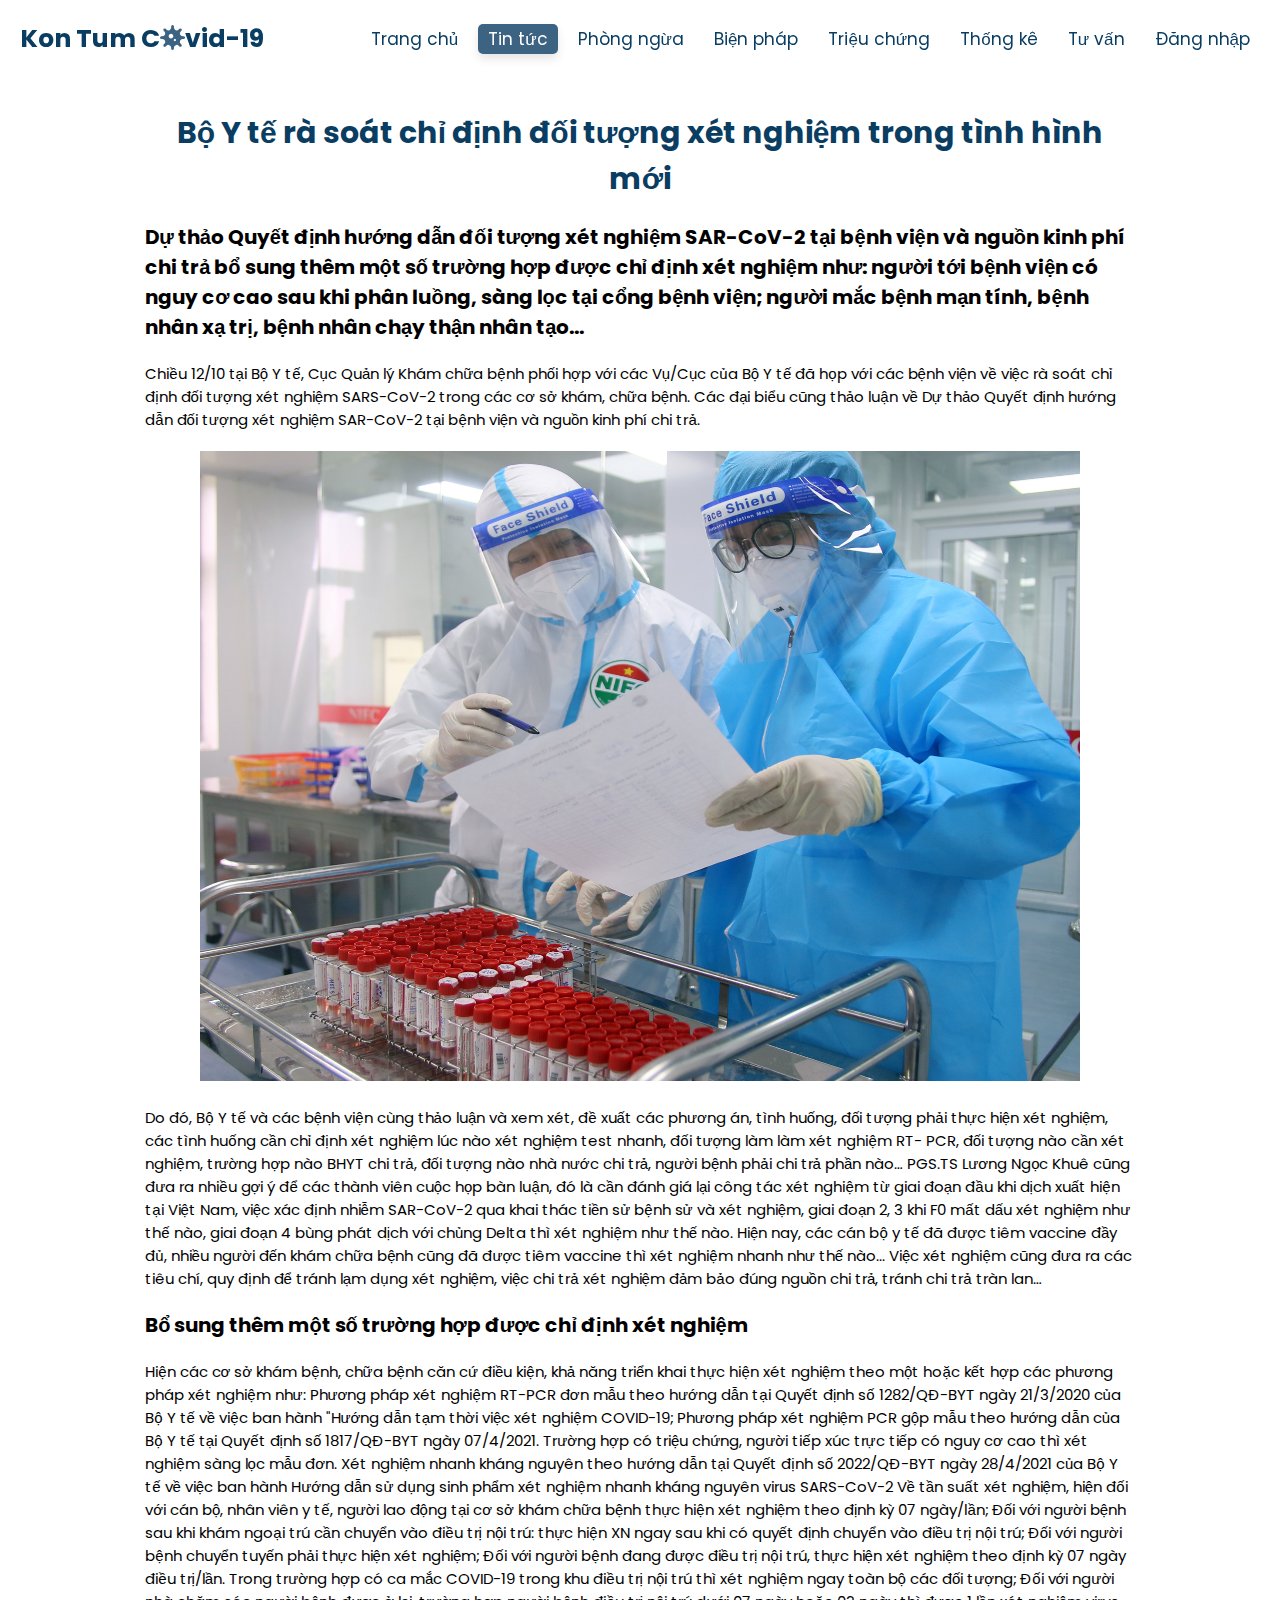
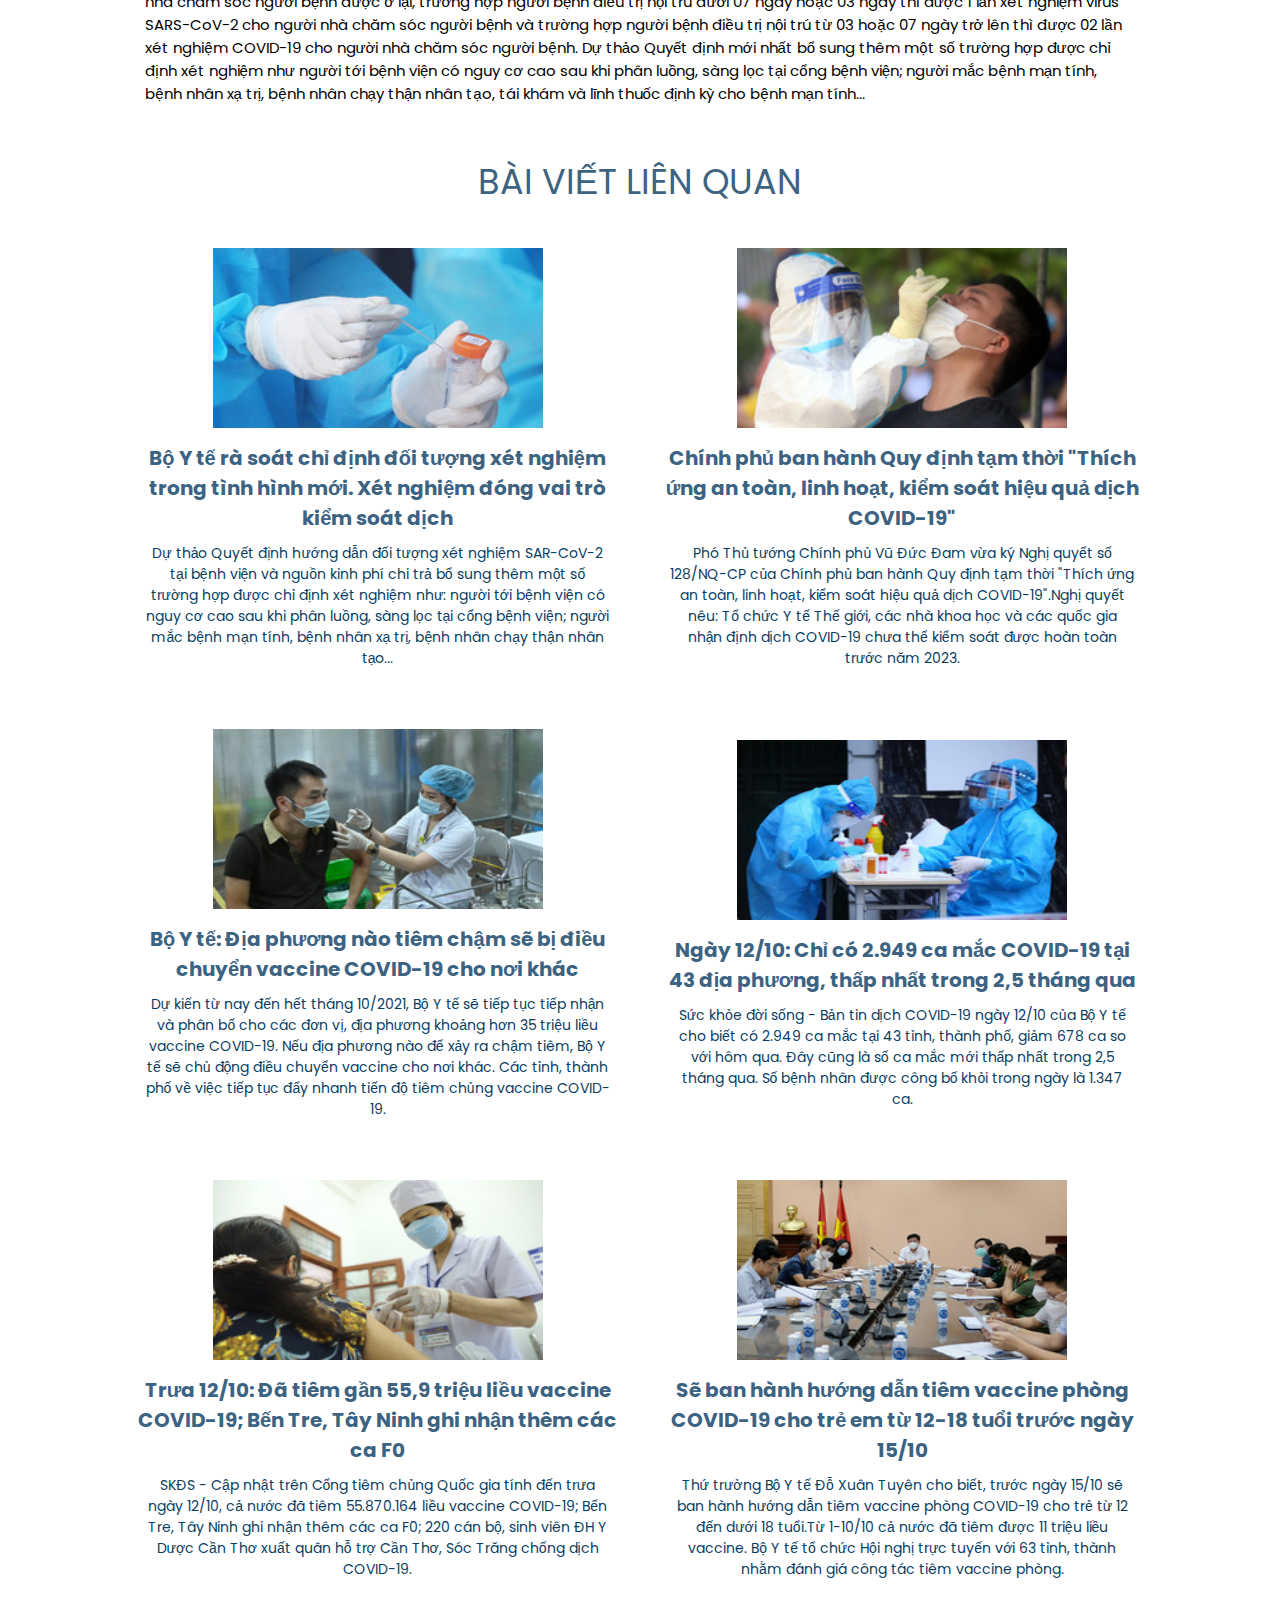
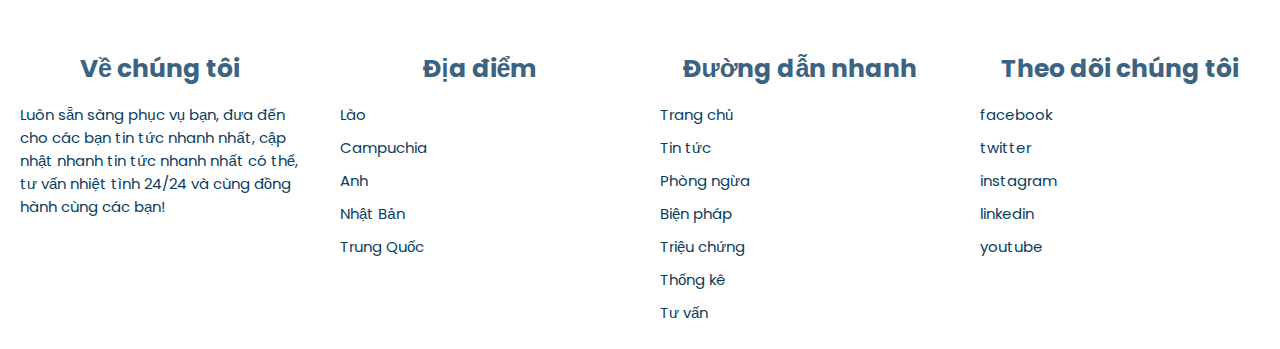
<file: newdetail.html>
<!DOCTYPE html>
<html lang="en">
<head>
    <meta charset="UTF-8">
    <link rel="icon" href="images/logocovid.png">
    <meta name="viewport" content="width=device-width, initial-scale=1.0">
    <title>Covid-19 website Kon Tum</title>

    <!-- font awesome cdn link  -->
    <link rel="stylesheet" href="https://cdnjs.cloudflare.com/ajax/libs/font-awesome/5.15.3/css/all.min.css">

    <!-- custom css file link  -->
    <link rel="stylesheet" href="css/style.css">

</head>
<body>
    
<!-- header section starts  -->

<header>

    <a href="index.html" class="logo" style="font-weight: bold;">Kon Tum C<span class="fas fa-virus"></span>vid-19</a>

    <div id="menu" class="fas fa-bars"></div>

    <nav class="navbar">
        <a class="active" href="index.html">Trang chủ</a>
        <a href="#news">Tin tức</a>
        <a href="#prevent">Phòng ngừa</a>
        <a href="#precautions">Biện pháp</a>
        <a href="#symptoms">Triệu chứng</a>
        <a href="#thongke">Thống kê</a>
        <a href="#doctor">Tư vấn</a>
        <a onclick="bam()">Đăng nhập</a>   
    </nav>
    <div id="cuasonen">
            <button onclick="NhapDaux()">
                <img src="images/close.png" width="22px">
            </button>
            <div id="cuasonoidung">
                <div id="facebook">
                    <a href="https://www.facebook.com/" target="_blank">
                        <img src="images/face.png" width="15px">
                    </a>Kết Nối Với FaceBook
                </div>
                <div id="ggg">
                    <a href="https://mail.google.com/mail/u/0/?tab=rm" target="_blank">
                        <img src="images/gg.png" width="15px">
                    </a>Kết Nối Với Google
                </div>
                <div>Hoặc đăng nhập bằng gmail</div>
                <input type="textbox" id="nhapgmail" placeholder="Địa chỉ email hoặc url hồ sơ của bạn">
                <div id="tieptuc">Tiếp Tục
                </div>
                <p>Chúng tôi có thể sử dụng email và thiết bị của bạn để cập nhật và mẹo về các sản phẩm và dịch vụ của SoundCloud cũng như thông báo về hoạt động. Bạn có thể hủy đăng ký miễn phí bất kỳ lúc nào trong cài đặt thông báo của mình.<br/><br/>Chúng tôi có thể sử dụng thông tin bạn cung cấp cho chúng tôi để hiển thị cho bạn các quảng cáo được nhắm mục tiêu như được mô tả trong Chính sách <br/></p> 
                <p><span style="color: blue">Bảo mật của chúng tôi. Cần giúp đỡ</span></p>
            </div>
        </div>

</header>

<!-- header section ends -->


<!-- news section starts  -->

<section class="prevent" id="news">

   <!--  <h1 class="heading"> Tin tức </h1> -->

    <div class="box-container">

        <div class="box">
            <p style="font-size: 30px; font-weight:bold;">Bộ Y tế rà soát chỉ định đối tượng xét nghiệm trong tình hình mới</p>
            <p style="font-size: 20px; font-weight:bold;color: black;text-align: left;">Dự thảo Quyết định hướng dẫn đối tượng xét nghiệm SAR-CoV-2 tại bệnh viện và nguồn kinh phí chi trả bổ sung thêm một số trường hợp được chỉ định xét nghiệm như: người tới bệnh viện có nguy cơ cao sau khi phân luồng, sàng lọc tại cổng bệnh viện; người mắc bệnh mạn tính, bệnh nhân xạ trị, bệnh nhân chạy thận nhân tạo...</p>
            <p style="font-size: 15px; color: black;text-align: left;">Chiều 12/10 tại Bộ Y tế, Cục Quản lý Khám chữa bệnh phối hợp với các Vụ/Cục của Bộ Y tế đã họp với các bệnh viện về việc rà soát chỉ định đối tượng xét nghiệm SARS-CoV-2 trong các cơ sở khám, chữa bệnh.

            Các đại biểu cũng thảo luận về Dự thảo Quyết định hướng dẫn đối tượng xét nghiệm SAR-CoV-2 tại bệnh viện và nguồn kinh phí chi trả.</p>
            <img style="width:900px;height: 650px;"  src="images/newdetail.jpg" alt="">
            
            <p style="font-size: 15px; color: black;text-align: left;">Do đó, Bộ Y tế và các bệnh viện cùng thảo luận và xem xét, đề xuất các phương án, tình huống, đối tượng phải thực hiện xét nghiệm, các tình huống cần chỉ định xét nghiệm lúc nào xét nghiệm test nhanh, đối tượng làm làm xét nghiệm RT- PCR, đối tượng nào cần xét nghiệm, trường hợp nào BHYT chi trả, đối tượng nào nhà nước chi trả, người bệnh phải chi trả phần nào…

PGS.TS Lương Ngọc Khuê cũng đưa ra nhiều gợi ý để các thành viên cuộc họp bàn luận, đó là cần đánh giá lại công tác xét nghiệm từ giai đoạn đầu khi dịch xuất hiện tại Việt Nam, việc xác định nhiễm SAR-CoV-2 qua khai thác tiền sử bệnh sử và xét nghiệm, giai đoạn 2, 3 khi F0 mất dấu xét nghiệm như thế nào, giai đoạn 4 bùng phát dịch với chủng Delta thì xét nghiệm như thế nào.

Hiện nay, các cán bộ y tế đã được tiêm vaccine đầy đủ, nhiều người đến khám chữa bệnh cũng đã được tiêm vaccine thì xét nghiệm nhanh như thế nào...

Việc xét nghiệm cũng đưa ra các tiêu chí, quy định để tránh lạm dụng xét nghiệm, việc chi trả xét nghiệm đảm bảo đúng nguồn chi trả, tránh chi trả tràn lan…</p>
        <p style="font-size: 20px; font-weight:bold;color: black;text-align: left;">Bổ sung thêm một số trường hợp được chỉ định xét nghiệm</p>
        <p style="font-size: 15px; color: black;text-align: left;">Hiện các cơ sở khám bệnh, chữa bệnh căn cứ điều kiện, khả năng triển khai thực hiện xét nghiệm theo một hoặc kết hợp các phương pháp xét nghiệm như: Phương pháp xét nghiệm RT-PCR đơn mẫu theo hướng dẫn tại Quyết định số 1282/QĐ-BYT ngày 21/3/2020 của Bộ Y tế về việc ban hành "Hướng dẫn tạm thời việc xét nghiệm COVID-19;

Phương pháp xét nghiệm PCR gộp mẫu theo hướng dẫn của Bộ Y tế tại Quyết định số 1817/QĐ-BYT ngày 07/4/2021. Trường hợp có triệu chứng, người tiếp xúc trực tiếp có nguy cơ cao thì xét nghiệm sàng lọc mẫu đơn.

Xét nghiệm nhanh kháng nguyên theo hướng dẫn tại Quyết định số 2022/QĐ-BYT ngày 28/4/2021 của Bộ Y tế về việc ban hành Hướng dẫn sử dụng sinh phẩm xét nghiệm nhanh kháng nguyên virus SARS-CoV-2

Về tần suất xét nghiệm, hiện đối với cán bộ, nhân viên y tế, người lao động tại cơ sở khám chữa bệnh thực hiện xét nghiệm theo định kỳ 07 ngày/lần;

Đối với người bệnh sau khi khám ngoại trú cần chuyển vào điều trị nội trú: thực hiện XN ngay sau khi có quyết định chuyển vào điều trị nội trú;

Đối với người bệnh chuyển tuyến phải thực hiện xét nghiệm;

Đối với người bệnh đang được điều trị nội trú, thực hiện xét nghiệm theo định kỳ 07 ngày điều trị/lần. Trong trường hợp có ca mắc COVID-19 trong khu điều trị nội trú thì xét nghiệm ngay toàn bộ các đối tượng;

Đối với người nhà chăm sóc người bệnh được ở lại, trường hợp người bệnh điều trị nội trú dưới 07 ngày hoặc 03 ngày thì được 1 lần xét nghiệm virus SARS-CoV-2 cho người nhà chăm sóc người bệnh và trường hợp người bệnh điều trị nội trú từ 03 hoặc 07 ngày trở lên thì được 02 lần xét nghiệm COVID-19 cho người nhà chăm sóc người bệnh.

Dự thảo Quyết định mới nhất bổ sung thêm một số trường hợp được chỉ định xét nghiệm như người tới bệnh viện có nguy cơ cao sau khi phân luồng, sàng lọc tại cổng bệnh viện; người mắc bệnh mạn tính, bệnh nhân xạ trị, bệnh nhân chạy thận nhân tạo, tái khám và lĩnh thuốc định kỳ cho bệnh mạn tính...</p>
        </div>

        
    </div>

</section>
<!-- news section end -->
<!-- prevent section starts  -->
<section class="prevent" id="prevent" style="padding-top: 0rem;">

    <h1 class="heading"> Bài viết liên quan </h1>

    <div class="box-container">

        
        <div class="box">
            <img style="width: 350px;height: 200px;" src="images/tin1.jpg" alt="">
            <a href="newdetail.html" class=""><h3>Bộ Y tế rà soát chỉ định đối tượng xét nghiệm trong tình hình mới. Xét nghiệm đóng vai trò kiểm soát dịch</h3></a>
            <p>Dự thảo Quyết định hướng dẫn đối tượng xét nghiệm SAR-CoV-2 tại bệnh viện và nguồn kinh phí chi trả bổ sung thêm một số trường hợp được chỉ định xét nghiệm như: người tới bệnh viện có nguy cơ cao sau khi phân luồng, sàng lọc tại cổng bệnh viện; người mắc bệnh mạn tính, bệnh nhân xạ trị, bệnh nhân chạy thận nhân tạo...</p>
        </div>
        <div class="box">
            <img style="width: 350px;height: 200px;" src="images/tin2.jpg" alt="">
            <h3>Chính phủ ban hành Quy định tạm thời "Thích ứng an toàn, linh hoạt, kiểm soát hiệu quả dịch COVID-19"</h3>
            <p>Phó Thủ tướng Chính phủ Vũ Đức Đam vừa ký Nghị quyết số 128/NQ-CP của Chính phủ ban hành Quy định tạm thời "Thích ứng an toàn, linh hoạt, kiểm soát hiệu quả dịch COVID-19".Nghị quyết nêu: Tổ chức Y tế Thế giới, các nhà khoa học và các quốc gia nhận định dịch COVID-19 chưa thể kiểm soát được hoàn toàn trước năm 2023.</p>
        </div>
        <div class="box">
            <img style="width: 350px;height: 200px;"  src="images/tin3.jpeg" alt="">
            <h3>
            Bộ Y tế: Địa phương nào tiêm chậm sẽ bị điều chuyển vaccine COVID-19 cho nơi khác </h3>
            <p>Dự kiến từ nay đến hết tháng 10/2021, Bộ Y tế sẽ tiếp tục tiếp nhận và phân bổ cho các đơn vị, địa phương khoảng hơn 35 triệu liều vaccine COVID-19. Nếu địa phương nào để xảy ra chậm tiêm, Bộ Y tế sẽ chủ động điều chuyển vaccine cho nơi khác. Các tỉnh, thành phố về việc tiếp tục đẩy nhanh tiến độ tiêm chủng vaccine COVID-19.</p>
        </div>

        <div class="box">
            <img style="width: 350px;height: 200px;"  src="images/tin4.jpeg" alt="">
            <h3>Ngày 12/10: Chỉ có 2.949 ca mắc COVID-19 tại 43 địa phương, thấp nhất trong 2,5 tháng qua</h3>
            <p>Sức khỏe đời sống - Bản tin dịch COVID-19 ngày 12/10 của Bộ Y tế cho biết có 2.949 ca mắc tại 43 tỉnh, thành phố, giảm 678 ca so với hôm qua. Đây cũng là số ca mắc mới thấp nhất trong 2,5 tháng qua. Số bệnh nhân được công bố khỏi trong ngày là 1.347 ca.</p>
        </div>

        <div class="box">
            <img style="width: 350px;height: 200px;" src="images/tin5.jpeg" alt="">
            <h3>Trưa 12/10: Đã tiêm gần 55,9 triệu liều vaccine COVID-19; Bến Tre, Tây Ninh ghi nhận thêm các ca F0</h3>
            <p>SKĐS - Cập nhật trên Cổng tiêm chủng Quốc gia tính đến trưa ngày 12/10, cả nước đã tiêm 55.870.164 liều vaccine COVID-19; Bến Tre, Tây Ninh ghi nhận thêm các ca F0; 220 cán bộ, sinh viên ÐH Y Dược Cần Thơ xuất quân hỗ trợ Cần Thơ, Sóc Trăng chống dịch COVID-19.</p>
        </div>

        <div class="box">
            <img style="width: 350px;height: 200px;" src="images/tin6.jpg" alt="">
            <h3>Sẽ ban hành hướng dẫn tiêm vaccine phòng COVID-19 cho trẻ em từ 12-18 tuổi trước ngày 15/10</h3>
            <p>Thứ trưởng Bộ Y tế Đỗ Xuân Tuyên cho biết, trước ngày 15/10 sẽ ban hành hướng dẫn tiêm vaccine phòng COVID-19 cho trẻ từ 12 đến dưới 18 tuổi.Từ 1-10/10 cả nước đã tiêm được 11 triệu liều vaccine. Bộ Y tế tổ chức Hội nghị trực tuyến với 63 tỉnh, thành nhằm đánh giá công tác tiêm vaccine phòng.</p>
        </div>

    </div>

</section>
<!-- prevent section ends -->



<!-- footer section starts  -->

<div class="footer">

    <div class="box-container">

        <div class="box">
            <h3>Về chúng tôi</h3>
            <p>Luôn sẵn sàng phục vụ bạn, đưa đến cho các bạn tin tức nhanh nhất, cập nhật nhanh tin tức nhanh nhất có thể, tư vấn nhiệt tình 24/24 và cùng đồng hành cùng các bạn!</p>
        </div>

        <div class="box">
            <h3>Địa điểm</h3>
            <a href="#">Lào</a>
            <a href="#">Campuchia</a>
            <a href="#">Anh</a>
            <a href="#">Nhật Bản</a>
            <a href="#">Trung Quốc</a>
        </div>

        <div class="box">
            <h3>Đường dẫn nhanh</h3>
            <a href="index.htm;">Trang chủ</a>
            <a href="#">Tin tức</a>
            <a href="#">Phòng ngừa</a>
            <a href="#">Biện pháp</a>
            <a href="#">Triệu chứng</a>
            <a href="#">Thống kê</a>
            <a href="#">Tư vấn</a>
        </div>

        <div class="box">
            <h3>Theo dõi chúng tôi</h3>
            <a href="#">facebook</a>
            <a href="#">twitter</a>
            <a href="#">instagram</a>
            <a href="#">linkedin</a>
            <a href="#">youtube</a>
        </div>

    </div>


</div>

<!-- footer section ends -->

<!-- scroll top  -->

<a href="#home" class="scroll-top">
    <img src="images/scroll-img.png" alt="">
</a>
















<!-- jquery cdn link  -->
<script src="https://cdnjs.cloudflare.com/ajax/libs/jquery/3.6.0/jquery.min.js"></script>

<!-- custom js file link  -->
<script src="js/script.js"></script>


</body>
</html>
</file>
<file: css/style.css>
@import url('https://fonts.googleapis.com/css2?family=Poppins:wght@100;200;300;400&display=swap');

:root{
    --blue:#3c6382;
    --dark-blue:#0a3d62;
}

*{
    font-family: 'Poppins', sans-serif;
    margin:0; padding:0;
    box-sizing: border-box;
    text-decoration: none;
    outline: none;
    border:none;
  /*  text-transform: capitalize;*/
    transition: all .3s cubic-bezier(.38,1.15,.7,1.12);
}

*::selection{
    background:var(--dark-blue);
    color:#fff;
}

html{
    font-size: 62.5%;
    overflow-x: hidden;
}

section{
    min-height: 100vh;
    padding:1rem 9%;
    padding-top: 8rem;
}

.heading{
    text-align: center;
    color:var(--blue);
    font-size: 3.5rem;
    text-transform: uppercase;
    font-weight: normal;
    padding:1rem;
}

header{
    width:100%;
    display: flex;
    align-items: center;
    justify-content: space-between;
    position: fixed;
    top:0; left:0;
    z-index: 1000;
    padding:2rem;
}

header .logo{
    font-size: 2.5rem;
    color:var(--dark-blue);
}

header .logo span{
    color:var(--blue);
}

header .navbar a{
    font-size: 1.7rem;
    margin-left: .7rem;
    padding:.3rem 1rem;
    border-radius: .5rem;
    color:var(--dark-blue);
}

header .navbar a.active,
header .navbar a:hover{
    background: var(--blue);
    color:#fff;
    box-shadow: 0 .5rem 1rem rgba(0,0,0,.1);
}

header.sticky{
    background:#fff;
    box-shadow: 0 .5rem 1rem rgba(0,0,0,.1);
}

#menu{
    font-size: 3rem;
    color:var(--blue);
    cursor: pointer;
    display: none;
}

.home{
    background:url(../images/home.jpg) no-repeat;
    background-size: cover;
    background-position: center;
    background-attachment: fixed;
}

.home .content{
    text-align: center;
    padding-top: 3rem;
}

.home .content h1{
    font-size: 5rem;
    color:var(--dark-blue);
}

.home .content h3{
    font-size: 4rem;
    color:var(--blue);
    font-weight: normal;
}

.home .content .btn{
    display: inline-block;
    padding:.7rem 3rem;
    color:#fff;
    background:var(--blue);
    border-radius: .5rem;
    box-shadow: 0 .5rem 1rem rgba(0,0,0,.1);
    margin-top: 1rem;
    font-size: 1.7rem;
}

.home .content .btn:hover{
    background:var(--dark-blue);
}

.prevent .box-container{
    display: flex;
    align-items: center;
    justify-content: center;
    flex-wrap: wrap;
}

.prevent .box-container .box{
    flex:1 1 30rem;
    border-radius: .5rem;
    margin:1rem;
    padding:1rem;
    text-align: center;
}

.prevent .box-container .box img{
    height:12rem;
    padding:1rem;
}

.prevent .box-container .box h3{
    color:var(--blue);
    font-size: 2rem;
}

.prevent .box-container .box p{
    color:var(--dark-blue);
    font-size: 1.4rem;
    padding:1rem;
}

.prevent .box-container .box:hover{
    box-shadow: 0 .5rem 1rem rgba(0,0,0,.1);
}

.symptoms{
    background:url(../images/background-img.jpg) no-repeat;
    background-size: cover;
    background-position: center;
    background-attachment: fixed;
}

.symptoms .column{
    display: flex;
    align-items: center;
    justify-content: center;
}

.symptoms .column .main-image img{
    width: 43vh;
}

.symptoms .column .box-container{
    display: flex;
    align-items: center;
    justify-content: center;
    flex-wrap: wrap;
}

.symptoms .column .box-container .box{
    margin:1rem;
    text-align: center;
}

.symptoms .column .box-container .box img{
    width:20rem;
    padding:1rem;
}

.symptoms .column .box-container .box h3{
    font-size: 2rem;
    color:var(--blue);
}

.precautions .column{
    display: flex;
    justify-content: center;
    flex-wrap: wrap;
}

.precautions .column .box-container{
    margin:1.5rem;
    flex:1 1 50rem;
    border:.1rem solid rgba(0,0,0,.1);
    box-shadow: 0 .5rem 1rem rgba(0,0,0,.1);
    border-radius: .5rem;
}

.precautions .column .box-container .title{
    padding:1.5rem .5rem;
    text-align: center;
    font-size: 2.5rem;
    background:var(--blue);
    color:#fff;
}

.precautions .column .box-container:last-child .title{
    background:#ff3300;
}

.precautions .column .box-container .box{
    display: flex;
    justify-content: center;
    align-items: center;
    padding:1rem;
}

.precautions .column .box-container .box img{
    width:15rem;
    padding:1rem;
}

.precautions .column .box-container .box h3{
    font-size: 2rem;
    color:var(--blue);
}

.precautions .column .box-container .box p{
    font-size: 1.2rem;
    color:var(--dark-blue);
    padding:1rem 0;
}

.doctor{
    background:url(../images/background-img.jpg) no-repeat;
    background-size: cover;
    background-position: center;
    background-attachment: fixed;
}

.doctor .box-container{
    display: flex;
    justify-content: center;
    align-items: center;
    flex-wrap: wrap;
}

.doctor .box-container .box{
    border-radius: .5rem;
    box-shadow: 0 .5rem 1rem rgba(0,0,0,.1);
    padding:1rem;
    margin:1.5rem;
    text-align: center;
    background:#fff;
    border:.1rem solid rgba(0,0,0,.1);
    width:33rem;
}

.doctor .box-container .box img{
    margin:1rem;
    border-radius: 50%;
    height:20rem;
    width:20rem;
    object-fit: cover;
    background:var(--blue);
}

.doctor .box-container .box h3{
    font-size: 2rem;
    color:var(--blue);
}

.doctor .box-container .box span{
    font-size: 1.5rem;
    color:var(--dark-blue);
}

.doctor .box-container .box .share{
    border-top: .1rem solid rgba(0,0,0,.1);
    padding:1rem;
    margin-top: 1rem;
}

.doctor .box-container .box .share a{
    border-radius: 50%;
    height: 4.5rem;
    width:4.5rem;
    line-height: 4.5rem;
    font-size: 2rem;
    margin: .4rem;
    background:#eee;
    color:var(--blue);
}

.doctor .box-container .box .share a:hover{
    background:var(--blue);
    color:#fff;
    transform: rotate(360deg);
}

.hand-wash .column{
    display: flex;
    justify-content: center;
}

.hand-wash .column .main-image img{
    width:25vw;
}

.hand-wash .column .box-container{
    display: flex;
    justify-content: center;
    align-items: center;
    flex-wrap: wrap;
}

.hand-wash .column .box-container .box{
    text-align: center;
    margin:2rem;
}

.hand-wash .column .box-container .box img{
    width: 17rem;
    height: 17rem;
    padding:1rem;
}

.hand-wash .column .box-container .box h3{
    font-size: 2rem;
    color:var(--blue);
}

.footer{
    background:url(../images/background-img.jpg) no-repeat;
    background-size: cover;
    background-position: center;
    background-attachment: fixed;
}

.footer .box-container{
    display: flex;
    flex-wrap: wrap;
}

.footer .box-container .box{
    flex:1 1 25rem;
    margin:2rem;
}

.footer .box-container .box h3{
    font-size: 2.5rem;
    color:var(--blue);
    padding:1rem 0;
    text-align: center;
}

.footer .box-container .box p{
    font-size: 1.5rem;
    color:var(--dark-blue);
    padding:.5rem 0;
}

.footer .box-container .box a{
    font-size: 1.5rem;
    color:var(--dark-blue);
    padding:.5rem 0;
    display: block;
}

.footer a:hover{
    text-decoration: underline;
}

.footer .credit{
    font-size: 2rem;
    font-weight: normal;
    text-align: center;
    border-top: .1rem solid rgba(0,0,0,.1);
    padding:2.5rem 1rem;
    color:var(--dark-blue);
}

.footer .credit a{
    color:var(--blue);
}

.scroll-top{
    position: fixed;
    bottom:7.5rem; right:1.5rem;
    z-index: 1000;
}

.scroll-top img{
    width:8rem;
    animation: float 3s linear infinite;
}

@keyframes float{
    100%, 0%{
        transform: translateY(0rem);
    }

    50%{
        transform: translateY(-3rem);
    }

}

/*Đăng Nhập*/
#cuasonen{
    display: none;
    position: fixed;
    top: 0;
    left: 0;
    width: 100%;
    height: 700px;
    background-color: rgba(255,255,255,0.8);
    z-index: 99;
    background-color: #e5e5e5e5;
}
#cuasonen > button{
    float: right;
    margin-top: 12px;
    margin-right: 20px;
}
#cuasonoidung{
    margin: 500px;
    margin-left: 440px;
    margin-top: 40px;
    width: 500px;
    height: 560px;
    background-color: #ffffff;
    padding: 30px;
}
#cuasonoidung >*{
    width: 400px;
    padding: 13px 20px;
    text-align: center;
    vertical-align: middle;
    border-radius: 5px;
    margin: 10px auto;
    font-size: 13px;
}
#cuasonoidung > p{
    text-align: left;
    font-size: 12px;
}
#cuasonoidung img{
    margin-right: 10px;
}
#facebook{
    background-color: #3578e5;
}
#ggg{
    background-color: #ffffff;
    border: 1px #ababab;
    border-style: solid;
}
#nhapgmail{
    border: 1px #ababab;
    margin-left: 20px;
    border-style: solid;
}
#tieptuc{
    background-color: #ff5500;
}












/* media queries  */

@media (max-width:1200px){

    html{
        font-size: 55%;
    }

}

@media (max-width:991px){

    section{
        padding:1rem 3%;
        padding-top: 8rem;
    }

    #menu{
        display: block;
    }

    header .navbar{
        position: absolute;
        top:100%; left: 0;
        width:100%;
        background:#fff;
        padding:2rem;
        border-top: .1rem  solid rgba(0,0,0,.1);
        transform-origin: top;
        transform: scaleY(0);
        opacity: 0;
    }

    header .navbar.nav-toggle{
        transform: scaleY(1);
        opacity: 1;
    }

    header .navbar a{
        display: block;
        margin:1.5rem 0;
        font-size: 2rem;
    }

    .fa-times{
        transform: rotate(180deg);
    }

    .symptoms .column .main-image img{
        display: none;
    }

    .hand-wash .column .main-image img{
        display: none;
    }

}

@media (max-width:768px){

    html{
        font-size: 50%;
    }

    .home .content h1{
        font-size: 4rem;
    }

    .home .content h3{
        font-size: 3.5rem;
    }

}

@media (max-width:450px){

    .home .content h1{
        font-size: 3.5rem;
    }

    .home .content h3{
        font-size: 2.5rem;
    }

    .symptoms .column .box-container .box img{
        width:14rem;
    }

    .precautions .column .box-container .box{
        flex-flow: column;
        text-align: center;
    }

    .doctor .box-container .box{
        width:100%;
    }

}

.tb{
    text-align: center;
}

.text11{
    font-size: 20px;
}
</file>
